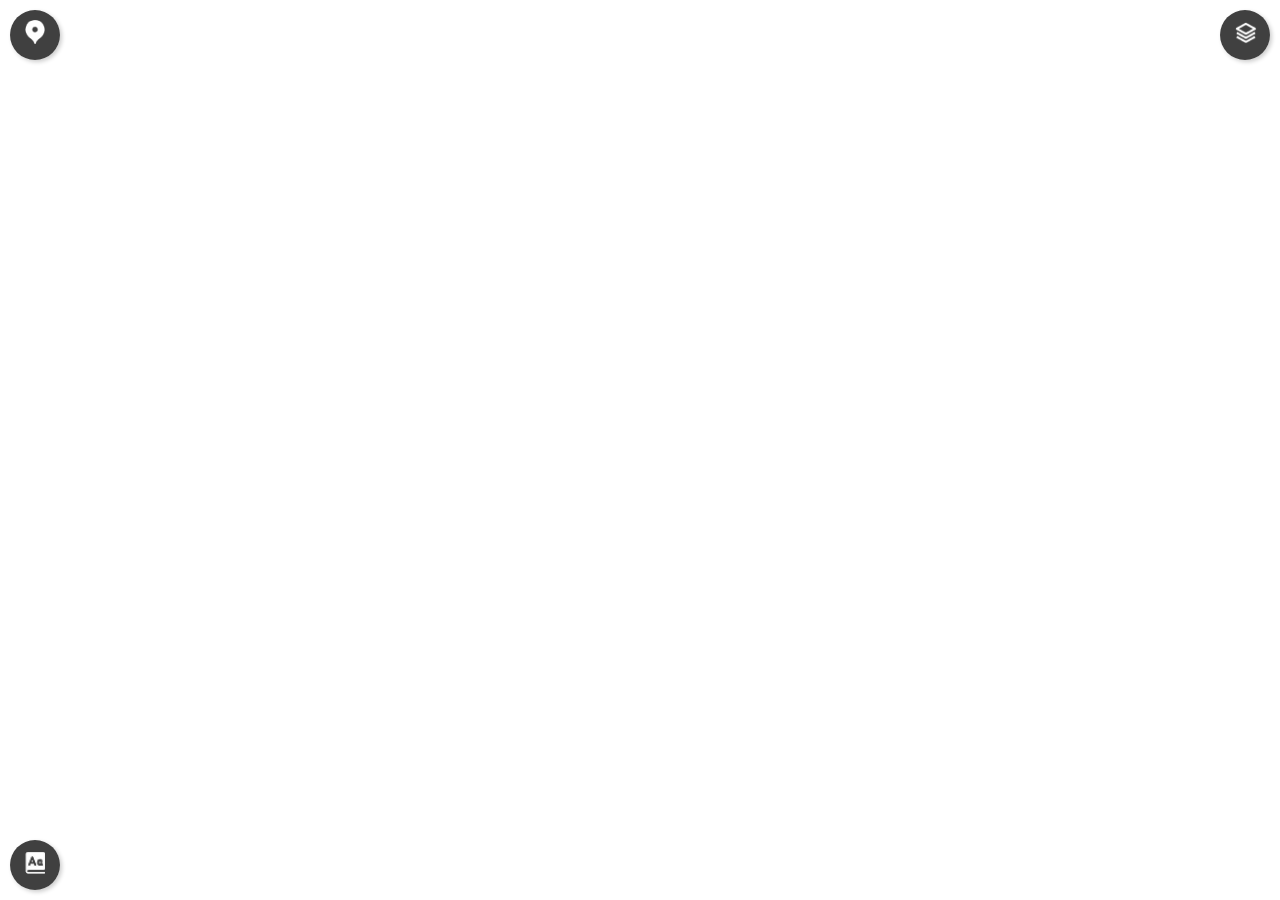
<file: index.html>
<!DOCTYPE html>
<title>
  Inclusive Hurricane Tracking Map
</title>
<head>
  <link rel="stylesheet" href="styles.css"/>
  <style>
    @import url('https://fonts.googleapis.com/css2?family=Inter:ital,opsz,wght@0,14..32,100..900;1,14..32,100..900&family=Poppins:wght@300;400;500;600&display=swap');
  </style>
</head>
  <body>
    <script src="https://code.highcharts.com/maps/highmaps.js"></script>
    <script src="https://code.highcharts.com/maps/modules/exporting.js"></script>
    <script src="https://code.highcharts.com/maps/modules/offline-exporting.js"></script>
    <script src="https://code.highcharts.com/maps/modules/accessibility.js"></script>
    <script src="map.js"></script>
    <script src="https://code.jquery.com/jquery-3.7.1.min.js"></script>

  <!-- download_button -->


  <!-- glossary -->
<button class="corner-button" id="glossary-button" style="top:auto; right:auto; bottom:10px; left: 10px;">
  <img src="media/glossary.png" alt="Glossary" width="20" height="23" />
  <!-- Notification badge -->
  <span id="glossary-notification"></span>
</button>

<div class="button-popup-wrapper" id="glossary-wrapper">
  <div class="popup" id="glossary-popup">
    <button class="close-popup" data-target="glossary">✖</button>
    <!-- Fixed header area -->
    <div id="glossary-header">
      <h2>Glossary</h2>
    </div>
    <!-- Scrollable container for definitions -->
    <div id="glossary-content-container">
      <div id="glossary-content">
        <!-- Glossary terms will be injected here -->
      </div>
    </div>
  </div>
</div>




    
    <!-- Points of interest  -->
    <button class="corner-button" id="poi-button" style="right:auto; left:10px;">
      <img src="media/poi.png" alt="Points of Interest" width="20" height="24" />
    </button>
  </div>

  <div class="button-popup-wrapper" style="position: absolute; top: 10px; left: 10px;">
      <div class="popup" id="poi-popup">
        <button class="close-popup" data-target="poi">✖</button>
        <h2>Click on a location on the map to explore more details or type in a location here:</h2>
          <input type="text" id="location-input" placeholder="Enter an address">
          <button id="current-location">Use Current Location</button>
          <button  id="add-location">Add Location</button>
          <div id="message"></div>
      </div>
    </div>
    

    

    

    <!-- layers -->
    <button class="corner-button" id="layers-button">
      <img src="media/layers.png" alt="Layers" width="25" height="25" />
    </button>

    <div class="button-popup-wrapper" style="position: absolute; top: 10px; right: 295px;">
      <div class="popup" id="layers-popup">
        <button class="close-popup" data-target="layers">✖</button>
        <div class="popup-content">
          <label><input type="checkbox" class="layer-checkbox" data-layer="cone"> Cone of Uncertainty</label><br />
          <label><input type="checkbox" class="layer-checkbox" data-layer="path"> Forecast Path</label><br />
         <!-- <label><input type="checkbox" class="layer-checkbox" data-layer="risk"> Risk Zones</label><br /> -->
          <label><input type="checkbox" class="layer-checkbox" data-layer="wiki"> Wiki Maps</label>
        </div>
      </div>
    </div>
    
    <div id="map-container"></div>
    
    <!-- forecast path legend -->
    <div class="layer-popup" id="popup-path">
      <h3>Forecast Path Label</h3>
      <div style="padding: 10px;">
        <div class="legend-container">
          <div class="legend-item">
            <span class="symbol circle" style="color: gray;">●</span>
            <span>TS</span>
          </div>
          <div class="legend-item">
            <span class="symbol circle" style="color: white;">●</span>
            <span>Cat 1</span>
          </div>
          <div class="legend-item">
            <span class="symbol circle" style="color: #FFFF00;">●</span>
            <span>Cat 2</span>
          </div>
          <div class="legend-item">
            <span class="symbol triangle" style="color: #FFA500;">▲</span>
            <span>Cat 3</span>
          </div>
          <div class="legend-item">
            <span class="symbol square" style="color: #FF0000;">■</span>
            <span>Cat 4</span>
          </div>
          <div class="legend-item">
            <span class="symbol pentagon" style="color: #8B0000;">⬟</span>
            <span>Cat 5</span>
          </div>
        </div>
      </div>
    </div>
    
    
    

    
    <!-- Risk Zones legend -->
    <!--<div class="layer-popup" id="popup-risk">Risk Zones content here</div>-->

    <!-- Wiki Maps pop up -->
    <div class="layer-popup" id="popup-wiki">Wiki Maps content here</div>
    
  
  </body>


</html>
</file>
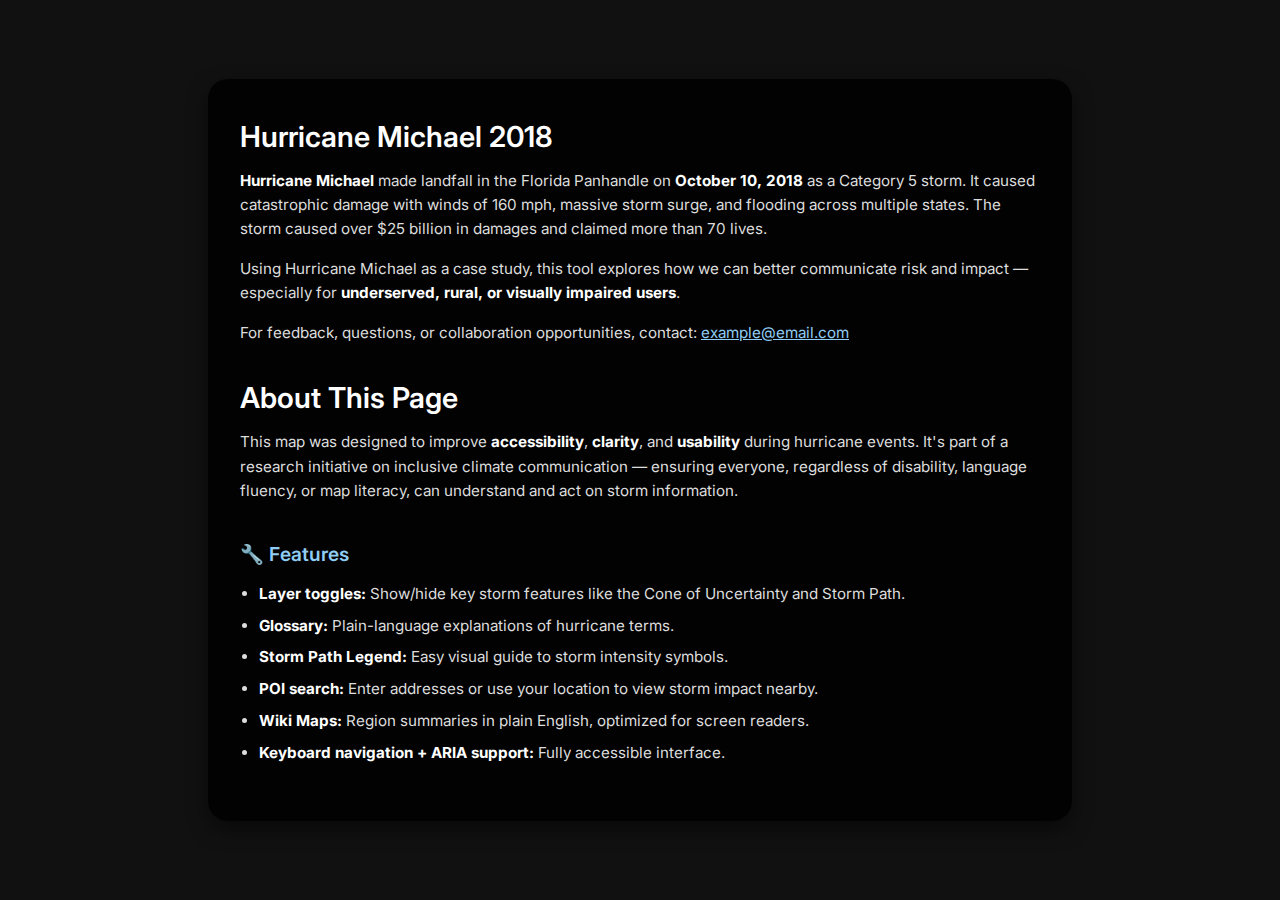
<file: about.html>
<!DOCTYPE html>
<html lang="en">
<head>
  <meta charset="UTF-8" />
  <title>About This Page</title>
  <style>
    @import url('https://fonts.googleapis.com/css2?family=Inter:wght@300;400;600&display=swap');

    body {
      margin: 0;
      padding: 0;
      font-family: 'Inter', sans-serif;
      background-color: #111;
      color: #fff;
      display: flex;
      align-items: center;
      justify-content: center;
      min-height: 100vh;
    }

    .about-container {
      background: rgba(0, 0, 0, 0.85);
      padding: 2.5em 2em;
      border-radius: 20px;
      max-width: 800px;
      box-shadow: 0 8px 20px rgba(0, 0, 0, 0.5);
    }

    h1, h2 {
      margin-top: 0;
      font-weight: 600;
    }

    h1 {
      font-size: 1.8em;
      margin-bottom: 0.5em;
    }

    h2 {
      font-size: 1.2em;
      margin-top: 2em;
      margin-bottom: 0.5em;
      color: #90cdf4;
    }

    p, li {
      font-size: 0.95em;
      line-height: 1.6;
      color: #ddd;
    }

    ul {
      padding-left: 1.2em;
    }

    ul li {
      margin-bottom: 0.5em;
    }

    .highlight {
      color: #fff;
      font-weight: bold;
    }

    a {
      color: #90cdf4;
      text-decoration: underline;
    }

    a:hover {
      text-decoration: none;
    }

    @media screen and (max-width: 600px) {
      .about-container {
        margin: 1em;
        padding: 1.5em;
      }

      h1 {
        font-size: 1.5em;
      }

      h2 {
        font-size: 1.1em;
      }
    }
  </style>
</head>
<body>
  <div class="about-container">
    <h1>Hurricane Michael 2018</h1>
    <p><span class="highlight">Hurricane Michael</span> made landfall in the Florida Panhandle on <span class="highlight">October 10, 2018</span> as a Category 5 storm. It caused catastrophic damage with winds of 160 mph, massive storm surge, and flooding across multiple states. The storm caused over $25 billion in damages and claimed more than 70 lives.</p>

    <p>Using Hurricane Michael as a case study, this tool explores how we can better communicate risk and impact — especially for <span class="highlight">underserved, rural, or visually impaired users</span>.</p>

    <p>For feedback, questions, or collaboration opportunities, contact: <a href="mailto:example@email.com">example@email.com</a></p>

    <br>

    <h1>About This Page</h1>
    <p>This map was designed to improve <span class="highlight">accessibility</span>, <span class="highlight">clarity</span>, and <span class="highlight">usability</span> during hurricane events. It's part of a research initiative on inclusive climate communication — ensuring everyone, regardless of disability, language fluency, or map literacy, can understand and act on storm information.</p>

    <h2>🔧 Features</h2>
    <ul>
      <li><span class="highlight">Layer toggles:</span> Show/hide key storm features like the Cone of Uncertainty and Storm Path.</li>
      <li><span class="highlight">Glossary:</span> Plain-language explanations of hurricane terms.</li>
      <li><span class="highlight">Storm Path Legend:</span> Easy visual guide to storm intensity symbols.</li>
      <li><span class="highlight">POI search:</span> Enter addresses or use your location to view storm impact nearby.</li>
      <li><span class="highlight">Wiki Maps:</span> Region summaries in plain English, optimized for screen readers.</li>
      <li><span class="highlight">Keyboard navigation + ARIA support:</span> Fully accessible interface.</li>
    </ul>

    
  </div>
</body>
</html>
</file>
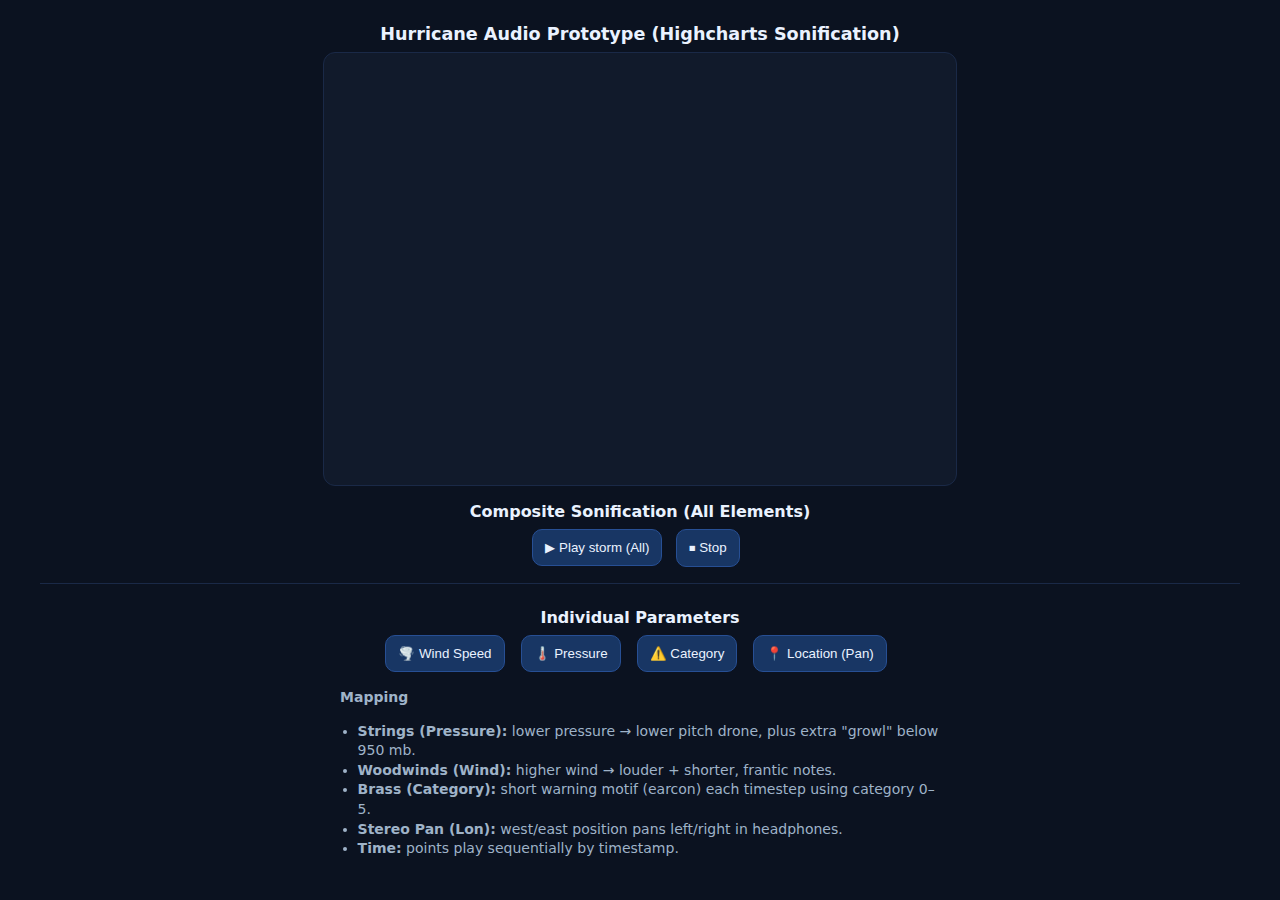
<file: hurricane_sonification_highcharts.html>
<!DOCTYPE html>
<html>
<head>
  <meta charset="utf-8" />
  <title>Hurricane Sonification (Highcharts)</title>

  <!-- Highcharts + Sonification -->
  <script src="https://code.highcharts.com/highcharts.js"></script>
  <script src="https://code.highcharts.com/modules/sonification.js"></script>
  <script src="https://code.highcharts.com/modules/accessibility.js"></script>

  <style>
    body {
      background:#0b1220;
      color:#eaf2ff;
      font-family: system-ui, -apple-system, "Segoe UI", Roboto, sans-serif;
      padding: 1rem 2rem;
    }
    #container {
      min-width: 320px;
      max-width: 600px;
      height: 400px;
      margin: 0 auto 1rem;
      background:#111a2b;
      border:1px solid #1a2947;
      border-radius:12px;
      padding:1rem;
      color:#eaf2ff;
    }
    button {
      background:#183664;
      border:1px solid #274f94;
      color:#eaf2ff;
      border-radius:10px;
      padding:10px 12px;
      cursor:pointer;
      margin-right:0.5rem;
    }
    button:disabled {
      opacity:.5;
      cursor:not-allowed;
    }
    .legend {
      font-size: 0.875rem;
      color:#9fb3c8;
      line-height:1.4;
      max-width:600px;
      margin:0 auto;
    }
    .legend code {
      background:#0d1526;
      border:1px solid #253a66;
      border-radius:4px;
      padding:0 4px;
      color:#b7cdf7;
    }
    h1 {
      font-size:1.1rem;
      font-weight:600;
      margin:0 0 .5rem;
      color:#eaf2ff;
      text-align:center;
    }
  </style>
</head>
<body>

  <h1>Hurricane Audio Prototype (Highcharts Sonification)</h1>
  <div id="container"></div>

  <div style="text-align:center; margin-bottom:1rem;">
    <h3 style="font-size:1rem; margin:1rem 0 0.5rem; color:#eaf2ff;">Composite Sonification (All Elements)</h3>
    <button id="playBtn">▶ Play storm (All)</button>
    <button id="stopBtn">⏹ Stop</button>
  </div>

  <div style="text-align:center; margin-bottom:1rem; padding-top:0.5rem; border-top:1px solid #1a2947;">
    <h3 style="font-size:1rem; margin:1rem 0 0.5rem; color:#eaf2ff;">Individual Parameters</h3>
    <div style="display:flex; justify-content:center; gap:0.5rem; flex-wrap:wrap; max-width:700px; margin:0 auto;">
      <button id="playWindBtn">🌪️ Wind Speed</button>
      <button id="playPressureBtn">🌡️ Pressure</button>
      <button id="playCategoryBtn">⚠️ Category</button>
      <button id="playLocationBtn">📍 Location (Pan)</button>
    </div>
  </div>

  <div class="legend">
    <p><strong>Mapping</strong></p>
    <ul style="padding-left:1.1rem;">
      <li><b>Strings (Pressure):</b> lower pressure → lower pitch drone, plus extra "growl" below 950 mb.</li>
      <li><b>Woodwinds (Wind):</b> higher wind → louder + shorter, frantic notes.</li>
      <li><b>Brass (Category):</b> short warning motif (earcon) each timestep using category 0–5.</li>
      <li><b>Stereo Pan (Lon):</b> west/east position pans left/right in headphones.</li>
      <li><b>Time:</b> points play sequentially by timestamp.</li>
    </ul>
  </div>

<script>
// --------------------------------------------------------
// 1. Load hurricane data from CSV file
//    CSV columns: time, extra_obs, special, type, lat, lon, vmax, mslp, wmo_basin
//    vmax is in knots, needs conversion to mph
// --------------------------------------------------------

let processedData = [];
let chart = null;

// helper: derive cat if missing (SSHWS by sustained wind mph)
function deriveCatFromWind(w) {
  if (w >= 157) return 5;
  if (w >= 130) return 4;
  if (w >= 111) return 3;
  if (w >= 96)  return 2;
  if (w >= 74)  return 1;
  return 0;
}

// Convert knots to mph
function knotsToMph(knots) {
  return knots * 1.15078;
}

// Parse CSV data
function parseCSV(text) {
  const lines = text.trim().split('\n');
  const headers = lines[0].split(',');
  const data = [];
  
  for (let i = 1; i < lines.length; i++) {
    const values = lines[i].split(',');
    const row = {};
    for (let j = 0; j < headers.length; j++) {
      row[headers[j]] = values[j];
    }
    data.push(row);
  }
  
  return data;
}

// Load and process hurricane data from CSV
async function loadHurricaneData() {
  try {
    const response = await fetch('hurricane_michael_data.csv');
    const csvText = await response.text();
    const csvData = parseCSV(csvText);
    
    // Convert CSV data to processedData format
    processedData = csvData.map(row => {
      const windKnots = Number.parseFloat(row.vmax);
      const windMph = knotsToMph(windKnots);
      const pressure = Number.parseFloat(row.mslp);
      const lat = Number.parseFloat(row.lat);
      const lon = Number.parseFloat(row.lon);
      const dateISO = row.time.replace(' ', 'T') + 'Z';
      const cat = deriveCatFromWind(windMph);
      
      return {
        x: Date.parse(dateISO),     // Highcharts time axis
        y: windMph,                 // we'll use wind as default series y
        windMph: windMph,
        pressure: pressure,
        category: cat,
        lat: lat,
        lon: lon
      };
    });
    
    // Initialize chart after data is loaded
    initializeChart();
  } catch (error) {
    console.error('Error loading hurricane data:', error);
    alert('Failed to load hurricane data. Please ensure hurricane_michael_data.csv is in the same directory.');
  }
}

// --------------------------------------------------------
// 2. Build Highcharts line series for visualization
//    We'll just show wind as the visible line for now.
// --------------------------------------------------------

function initializeChart() {
  chart = Highcharts.chart('container', {
    chart: {
      backgroundColor: '#111a2b',
      style: { color: '#eaf2ff' }
    },
    title: {
      text: 'Hurricane Michael Intensity Over Time',
      style: { color: '#eaf2ff', fontSize: '14px' }
    },
    xAxis: {
      type: 'datetime',
      labels: { style: { color: '#9fb3c8' } }
    },
    yAxis: {
      title: { text: 'Wind (mph)', style: { color: '#9fb3c8' } },
      labels: { style: { color: '#9fb3c8' } }
    },
    legend: { enabled: false },
    series: [{
      name: 'Wind speed (mph)',
      data: processedData.map(p => ({
        x: p.x,
        y: p.windMph,
        windMph: p.windMph,
        pressure: p.pressure,
        category: p.category,
        lat: p.lat,
        lon: p.lon
      })),
      color: '#86b7ff',
      lineWidth: 2,
      marker: { enabled: true, radius: 3 }
    }]
  });
}

// --------------------------------------------------------
// 3. Define EARCONS for category motifs (your Brass section)
//    Each earcon is a short motif (a few notes).
//    We'll vary pitch arrays + volume by category.
//    Highcharts supports earcons and can trigger them
//    per point via sonify() config.
// --------------------------------------------------------

function earconForCategory(cat) {
  // We'll return a Highcharts.sonification.Earcon config-like object.
  // Rough idea:
  //  - higher category => louder, more notes, more "alarming"
  //  - pitch arrays map to triads etc.
  const baseVolume = Math.min(1, 0.3 + cat * 0.14); // mirrors brassVolume logic
  const motifs = {
    0: ['c4'],
    1: ['c4'],
    2: ['c4','g4'],
    3: ['c4','eb4','g4'],        // minor-ish triad
    4: ['c4','d4','f4','g4'],    // driving
    5: ['c4','d4','f#4','a4','c5'] // tense / urgent
  };
  return {
    // Instrument preset: use "trumpet" style-ish synth
    // Highcharts lets you pick instruments like 'sine', 'square', 'saxophone', etc.
    instruments: [{
      instrument: 'square',
      mapping: {
        volume: baseVolume,
        // Play chord: pitch array
        pitch: motifs[cat] || motifs[0],
        // Short stabs
        noteDuration: 150,
        // Play instantly when triggered
        time: 0
      }
    }]
  };
}

// --------------------------------------------------------
// 4. Build sonification config
//    We'll define multiple tracks to emulate:
//     - STRINGS = pressure (low drone)
//     - WOODWINDS = wind (fast notes)
//     - LOCATION = pan mapping (lon -> stereo)
//
//    Highcharts plays tracks in parallel for each point, and
//    steps through points in time order unless you override time mapping.
// --------------------------------------------------------

// Helper: map longitude range to pan [-1, +1]
// Adjusted for Hurricane Michael's path (Gulf of Mexico to Atlantic)
function panFromLon(lon) {
  const min = -90;
  const max = -10;
  let t = (lon - min) / (max - min);
  t = Math.max(0, Math.min(1, t));
  return (t * 2) - 1;
}

function buildSonifyConfig() {
  return {
    duration: 15000, // total playback duration ms (adjusted for more data points)
    order: 'sequential', // play points in sequence
    pointPlayTime: 'x', // play in timestamp order (time axis)
    
    // Configure tracks for the first (and only) series
    dataExtremes: {
      pressure: { min: 919, max: 1015 },
      windMph: { min: 25, max: 165 },
      lat: { min: 15, max: 50 },
      lon: { min: -90, max: -10 }
    },

    // We'll attach multiple "tracks". Each track is one instrument voice
    // with its own mapping rules.
    tracks: [

      // STRINGS / PRESSURE BED
      {
        // One note per point, sustained-ish. Lower pressure -> lower pitch.
        instrument: 'sawtooth', // darker string-like pad
        activeWhen: function() { return true; }, // always active
        mapping: {
          // pitch: inverted mapping of pressure → lower pressure = lower pitch
          pitch: {
            mapTo: 'pressure',
            // We invert polarity manually: we'll map pressure range [920..1015]
            // down into [c2..g3], but flip direction so 920 -> c2 (low, ominous),
            // 1015 -> g3 (higher).
            min: 'c2',
            max: 'g3',
            mapFunction: function(val) {
              // custom normalize: val ~ 920-1015
              const low = 919;
              const high = 1015;
              let t = (val - low) / (high - low); // 0 at 920, 1 at 1015
              t = Math.max(0, Math.min(1, t));
              return t;
            }
          },

          volume: {
            // stronger storm (lower pressure) = louder bed
            mapTo: 'pressure',
            mapFunction: function(val) {
              // map ~920mb => loud 0.9, 1015mb => quiet 0.3
              let vol = 0.3 + (1015 - val) / 100; // ~0.3..1.3
              vol = Math.max(0.1, Math.min(1, vol));
              return vol;
            }
          },

          noteDuration: 400,
          gapBetweenNotes: 50,
          pan: {
            mapTo: 'lon',
            mapFunction: panFromLon
          }
        }
      },

      // WOODWINDS / WIND INTENSITY
      {
        instrument: 'triangle', // bright, flute-ish
        activeWhen: function() { return true; }, // always active
        mapping: {
          pitch: {
            // High wind should sound higher & piercing.
            mapTo: 'windMph',
            min: 'g4',
            max: 'c6',
            mapFunction: function(w) {
              // Normalize wind to 0-1
              const minWind = 25;
              const maxWind = 165;
              let t = (w - minWind) / (maxWind - minWind);
              t = Math.max(0, Math.min(1, t));
              return t;
            }
          },
          volume: {
            mapTo: 'windMph',
            mapFunction: function(w) {
              // 0 mph -> 0.1, 160 mph -> ~0.9
              let v = 0.1 + (w/160)*0.8;
              v = Math.min(1, v);
              return v;
            }
          },
          // faster wind -> shorter notes => feels like frantic trill
          noteDuration: {
            mapTo: 'windMph',
            mapFunction: function(w) {
              // Map 30 mph -> ~300ms, 150 mph -> ~60ms
              let dur = 300 - (w * 2); // crude linear
              dur = Math.max(60, Math.min(300, dur));
              return dur;
            }
          },
          gapBetweenNotes: {
            // less gap at high wind → "rattling"
            mapTo: 'windMph',
            mapFunction: function(w) {
              let gap = 200 - (w * 1.2); // ms
              gap = Math.max(20, Math.min(200, gap));
              return gap;
            }
          },
          pan: {
            // keep same pan as location, so flute moves with storm
            mapTo: 'lon',
            mapFunction: panFromLon
          }
        }
      },

      // LOCATION / PRESENCE BED
      // optional subtle layer just giving stereo position & presence.
      {
        instrument: 'sine',
        activeWhen: function() { return true; }, // always active
        mapping: {
          pitch: 'c3',
          volume: {
            // Use lat to gently vary volume so you "feel" north/south drift.
            mapTo: 'lat',
            mapFunction: function(lat) {
              // lat ~ 15-50 => 0.1..0.5
              let v = 0.1 + ((lat-15)/(50-15))*0.4;
              v = Math.max(0.1, Math.min(0.5, v));
              return v;
            }
          },
          noteDuration: 200,
          gapBetweenNotes: 100,
          pan: {
            mapTo: 'lon',
            mapFunction: panFromLon
          }
        }
      }
    ],

    // ----------------------------------------------------
    // Earcons (BRASS motifs)
    // We attach a per-point event that triggers an earcon
    // matching this point's category. For Cat 4/5, it's louder,
    // more complex.
    // ----------------------------------------------------
    earcons: processedData.map((p, i) => {
      return {
        earcon: earconForCategory(p.category),
        // when to play (in timeline). We align it directly
        // with that point's time index in the playback.
        // Each point is spaced automatically by Highcharts over duration.
        // You can also use pointPlayTime offsets if you need super control.
        playOnPoint: { seriesIndex: 0, pointIndex: i }
      };
    }),

    // Safety: skip voices if their data is missing.
    // Highcharts plays mappings per point; if a mapped prop is undefined,
    // that param just won't render well. But for true silence we could
    // filter out invalid points before playback.
    // We'll do it by overriding the points passed to sonify:
    // (see below - we'll provide pointGroup for only valid data).
  };
}

// --------------------------------------------------------
// 5. Individual sonification configs for each parameter
// --------------------------------------------------------

function buildWindOnlyConfig() {
  return {
    duration: 15000,
    order: 'sequential',
    pointPlayTime: 'x',
    tracks: [{
      instrument: 'triangle',
      mapping: {
        pitch: {
          mapTo: 'windMph',
          min: 'c4',
          max: 'c6'
        },
        volume: 0.7,
        noteDuration: 200
      }
    }]
  };
}

function buildPressureOnlyConfig() {
  return {
    duration: 15000,
    order: 'sequential',
    pointPlayTime: 'x',
    tracks: [{
      instrument: 'sawtooth',
      mapping: {
        pitch: {
          mapTo: 'pressure',
          min: 'c2',
          max: 'a3',
          within: 'yAxis',
          // Invert: lower pressure = lower pitch
          mapFunction: function(value) {
            // value comes in as pressure (919-1015)
            // We want lower pressure to map to lower pitch
            // So we need to invert the scale
            return 1 - ((value - 919) / (1015 - 919));
          }
        },
        volume: 0.7,
        noteDuration: 400
      }
    }]
  };
}

function buildCategoryOnlyConfig() {
  return {
    duration: 15000,
    order: 'sequential',
    pointPlayTime: 'x',
    tracks: [{
      instrument: 'square',
      mapping: {
        pitch: {
          mapTo: 'category',
          min: 'c3',
          max: 'c5'
        },
        volume: {
          mapTo: 'category',
          min: 0.3,
          max: 0.9
        },
        noteDuration: 150
      }
    }]
  };
}

function buildLocationOnlyConfig() {
  return {
    duration: 15000,
    order: 'sequential',
    pointPlayTime: 'x',
    tracks: [{
      instrument: 'sine',
      mapping: {
        pitch: {
          mapTo: 'lat',
          min: 'c3',
          max: 'c5'
        },
        volume: 0.5,
        noteDuration: 250,
        pan: {
          mapTo: 'lon',
          min: -1,  // left speaker
          max: 1    // right speaker
        }
      }
    }]
  };
}

// --------------------------------------------------------
// 6. Hook up Play / Stop buttons
//    Highcharts chart.sonify(config) starts playback.
//    chart.sonification.cancel() stops it.
// --------------------------------------------------------

document.getElementById('playBtn').addEventListener('click', function () {
  if (chart) {
    const config = buildSonifyConfig();
    console.log('Sonification config:', config);
    console.log('First data point:', chart.series[0].data[0].options);
    console.log('Total data points:', chart.series[0].data.length);
    chart.sonify(config);
  } else {
    alert('Please wait for data to load...');
  }
});

document.getElementById('playWindBtn').addEventListener('click', function () {
  if (chart) {
    console.log('Playing wind speed only');
    chart.sonify(buildWindOnlyConfig());
  } else {
    alert('Please wait for data to load...');
  }
});

document.getElementById('playPressureBtn').addEventListener('click', function () {
  if (chart) {
    console.log('Playing pressure only');
    chart.sonify(buildPressureOnlyConfig());
  } else {
    alert('Please wait for data to load...');
  }
});

document.getElementById('playCategoryBtn').addEventListener('click', function () {
  if (chart) {
    console.log('Playing category only');
    chart.sonify(buildCategoryOnlyConfig());
  } else {
    alert('Please wait for data to load...');
  }
});

document.getElementById('playLocationBtn').addEventListener('click', function () {
  if (chart) {
    console.log('Playing location (lat/lon pan) only');
    chart.sonify(buildLocationOnlyConfig());
  } else {
    alert('Please wait for data to load...');
  }
});

document.getElementById('stopBtn').addEventListener('click', function () {
  if (chart && chart.sonification) {
    chart.sonification.cancel();
  }
});

// --------------------------------------------------------
// 7. Load data when page loads
// --------------------------------------------------------
loadHurricaneData();
</script>
</body>
</html>
</file>
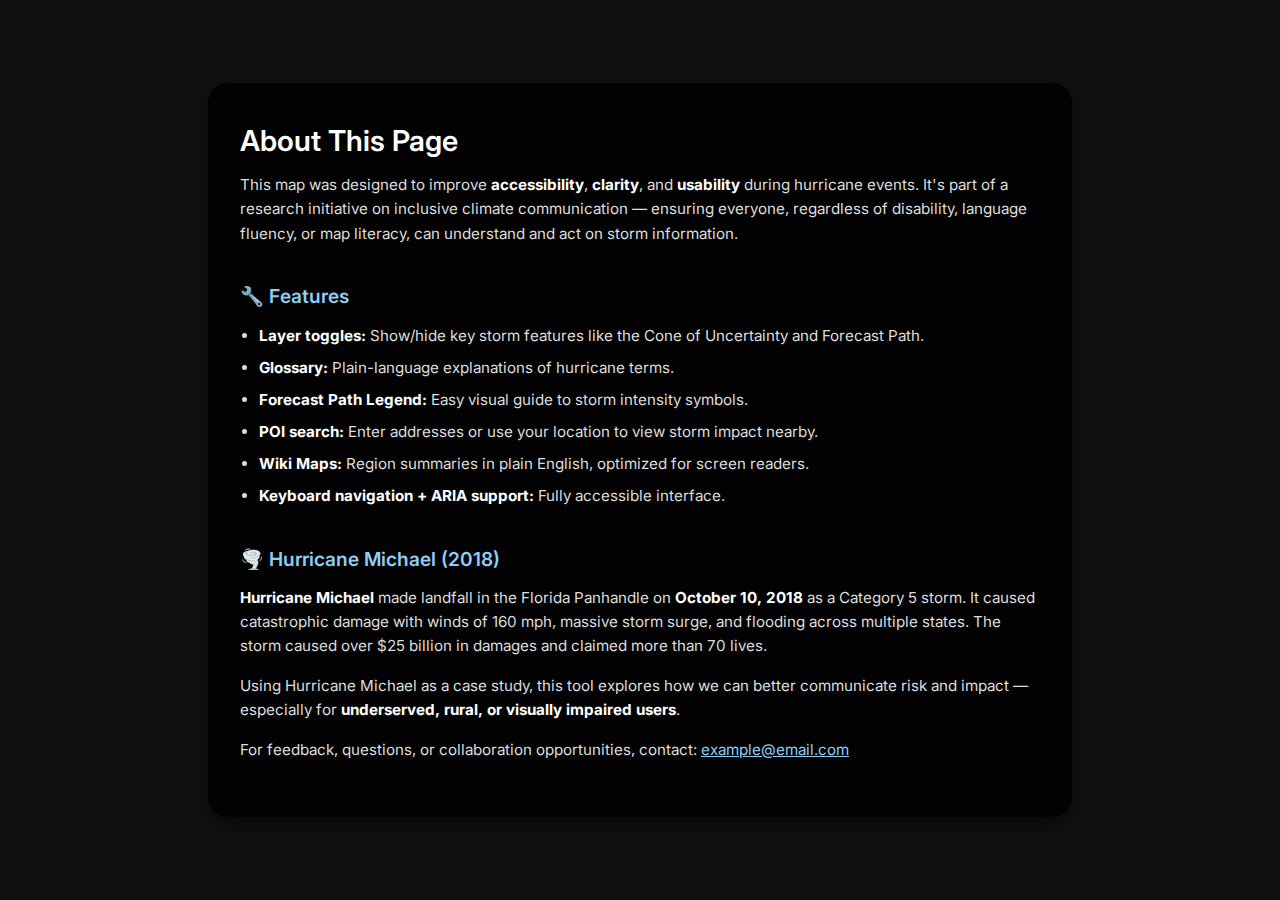
<file: NewData/about.html>
<!DOCTYPE html>
<html lang="en">
<head>
  <meta charset="UTF-8" />
  <title>About This Page</title>
  <style>
    @import url('https://fonts.googleapis.com/css2?family=Inter:wght@300;400;600&display=swap');

    body {
      margin: 0;
      padding: 0;
      font-family: 'Inter', sans-serif;
      background-color: #111;
      color: #fff;
      display: flex;
      align-items: center;
      justify-content: center;
      min-height: 100vh;
    }

    .about-container {
      background: rgba(0, 0, 0, 0.85);
      padding: 2.5em 2em;
      border-radius: 20px;
      max-width: 800px;
      box-shadow: 0 8px 20px rgba(0, 0, 0, 0.5);
    }

    h1, h2 {
      margin-top: 0;
      font-weight: 600;
    }

    h1 {
      font-size: 1.8em;
      margin-bottom: 0.5em;
    }

    h2 {
      font-size: 1.2em;
      margin-top: 2em;
      margin-bottom: 0.5em;
      color: #90cdf4;
    }

    p, li {
      font-size: 0.95em;
      line-height: 1.6;
      color: #ddd;
    }

    ul {
      padding-left: 1.2em;
    }

    ul li {
      margin-bottom: 0.5em;
    }

    .highlight {
      color: #fff;
      font-weight: bold;
    }

    a {
      color: #90cdf4;
      text-decoration: underline;
    }

    a:hover {
      text-decoration: none;
    }

    @media screen and (max-width: 600px) {
      .about-container {
        margin: 1em;
        padding: 1.5em;
      }

      h1 {
        font-size: 1.5em;
      }

      h2 {
        font-size: 1.1em;
      }
    }
  </style>
</head>
<body>
  <div class="about-container">
    <h1>About This Page</h1>
    <p>This map was designed to improve <span class="highlight">accessibility</span>, <span class="highlight">clarity</span>, and <span class="highlight">usability</span> during hurricane events. It's part of a research initiative on inclusive climate communication — ensuring everyone, regardless of disability, language fluency, or map literacy, can understand and act on storm information.</p>

    <h2>🔧 Features</h2>
    <ul>
      <li><span class="highlight">Layer toggles:</span> Show/hide key storm features like the Cone of Uncertainty and Forecast Path.</li>
      <li><span class="highlight">Glossary:</span> Plain-language explanations of hurricane terms.</li>
      <li><span class="highlight">Forecast Path Legend:</span> Easy visual guide to storm intensity symbols.</li>
      <li><span class="highlight">POI search:</span> Enter addresses or use your location to view storm impact nearby.</li>
      <li><span class="highlight">Wiki Maps:</span> Region summaries in plain English, optimized for screen readers.</li>
      <li><span class="highlight">Keyboard navigation + ARIA support:</span> Fully accessible interface.</li>
    </ul>

    <h2>🌪️ Hurricane Michael (2018)</h2>
    <p><span class="highlight">Hurricane Michael</span> made landfall in the Florida Panhandle on <span class="highlight">October 10, 2018</span> as a Category 5 storm. It caused catastrophic damage with winds of 160 mph, massive storm surge, and flooding across multiple states. The storm caused over $25 billion in damages and claimed more than 70 lives.</p>

    <p>Using Hurricane Michael as a case study, this tool explores how we can better communicate risk and impact — especially for <span class="highlight">underserved, rural, or visually impaired users</span>.</p>

    <p>For feedback, questions, or collaboration opportunities, contact: <a href="mailto:example@email.com">example@email.com</a></p>
  </div>
</body>
</html>
</file>
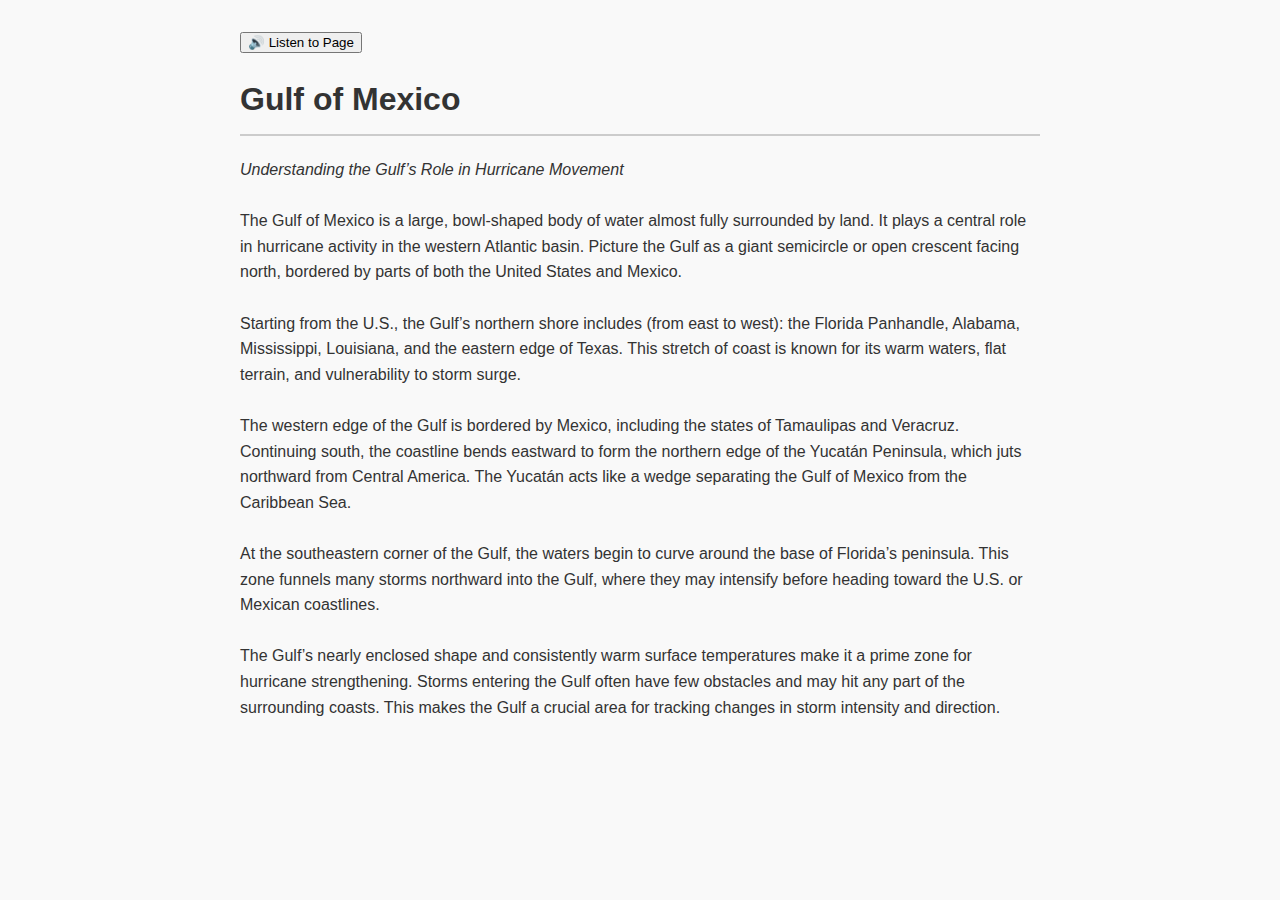
<file: wikimaps/gulf-of-america.html>
<button onclick="speakPage()">🔊 Listen to Page</button>

<script>
function speakPage() {
  const content = document.body.innerText;
  const utterance = new SpeechSynthesisUtterance(content);
  speechSynthesis.speak(utterance);
}
</script>


<!DOCTYPE html>
<html lang="en">
<head>
  <meta charset="UTF-8">
  <meta name="viewport" content="width=device-width, initial-scale=1.0">
  <title>Wiki Map: Gulf of Mexico</title>
  <style>
    body {
      font-family: sans-serif;
      max-width: 800px;
      margin: auto;
      padding: 2rem;
      background-color: #f9f9f9;
      color: #333;
      line-height: 1.6;
    }
    h1 {
      border-bottom: 2px solid #ccc;
      padding-bottom: 0.5rem;
    }
  </style>
</head>
<body>
  <h1>Gulf of Mexico</h1>
  <p>
    <i>Understanding the Gulf’s Role in Hurricane Movement</i>

    <br><br>The Gulf of Mexico is a large, bowl-shaped body of water almost fully surrounded by land. It plays a central role in hurricane activity in the western Atlantic basin. Picture the Gulf as a giant semicircle or open crescent facing north, bordered by parts of both the United States and Mexico.

    <br><br>Starting from the U.S., the Gulf’s northern shore includes (from east to west): the Florida Panhandle, Alabama, Mississippi, Louisiana, and the eastern edge of Texas. This stretch of coast is known for its warm waters, flat terrain, and vulnerability to storm surge.

    <br><br>The western edge of the Gulf is bordered by Mexico, including the states of Tamaulipas and Veracruz. Continuing south, the coastline bends eastward to form the northern edge of the Yucatán Peninsula, which juts northward from Central America. The Yucatán acts like a wedge separating the Gulf of Mexico from the Caribbean Sea.

    <br><br>At the southeastern corner of the Gulf, the waters begin to curve around the base of Florida’s peninsula. This zone funnels many storms northward into the Gulf, where they may intensify before heading toward the U.S. or Mexican coastlines.

    <br><br>The Gulf’s nearly enclosed shape and consistently warm surface temperatures make it a prime zone for hurricane strengthening. Storms entering the Gulf often have few obstacles and may hit any part of the surrounding coasts. This makes the Gulf a crucial area for tracking changes in storm intensity and direction.
  </p>
  
</body>
</html>
</file>
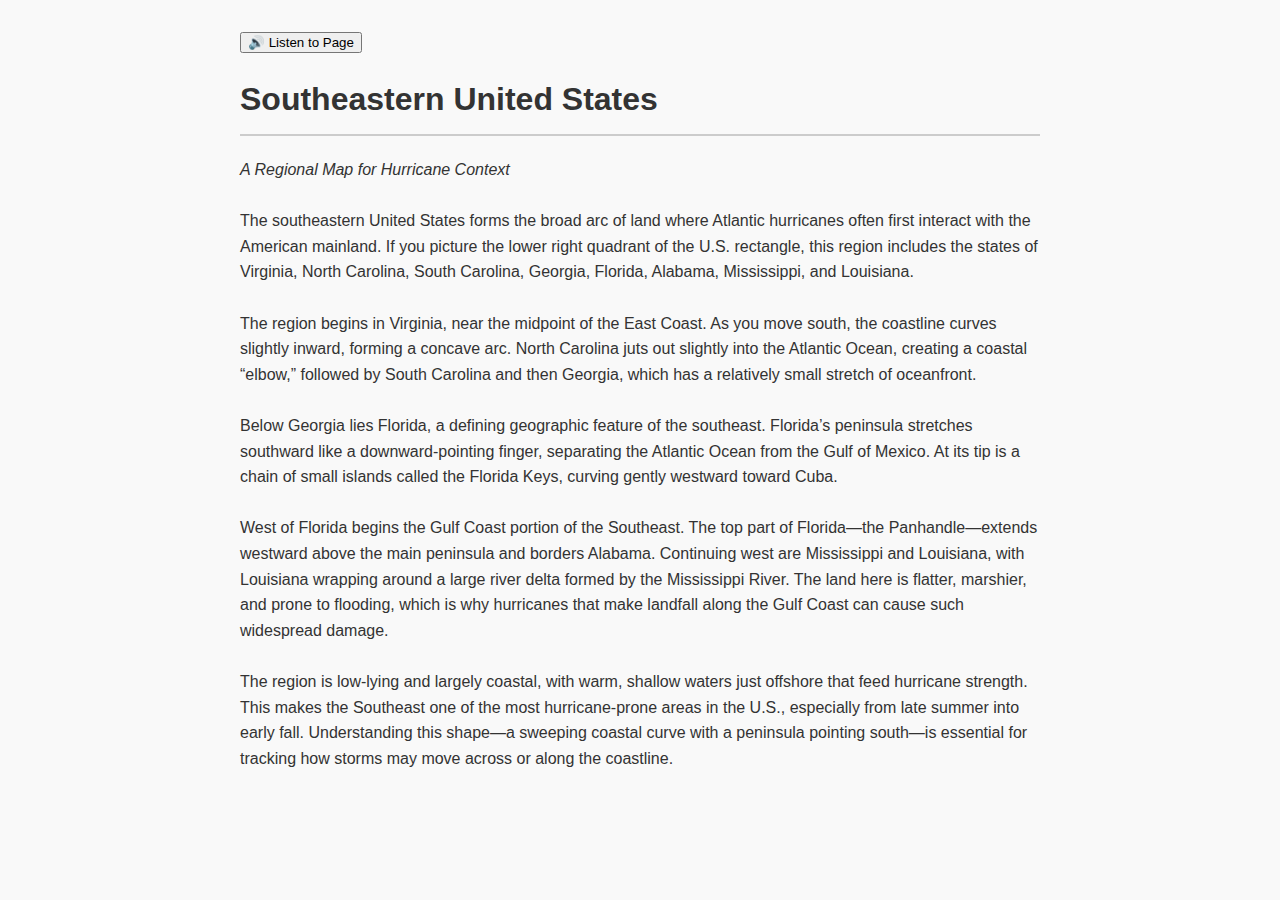
<file: wikimaps/se-usa.html>
<button onclick="speakPage()">🔊 Listen to Page</button>

<script>
function speakPage() {
  const content = document.body.innerText;
  const utterance = new SpeechSynthesisUtterance(content);
  speechSynthesis.speak(utterance);
}
</script>


<!DOCTYPE html>
<html lang="en">
<head>
  <meta charset="UTF-8">
  <meta name="viewport" content="width=device-width, initial-scale=1.0">
  <title>Wiki Map: Southeastern United States</title>
  <style>
    body {
      font-family: sans-serif;
      max-width: 800px;
      margin: auto;
      padding: 2rem;
      background-color: #f9f9f9;
      color: #333;
      line-height: 1.6;
    }
    h1 {
      border-bottom: 2px solid #ccc;
      padding-bottom: 0.5rem;
    }
  </style>
</head>
<body>
  <h1>Southeastern United States</h1>
  <p>
    <i>A Regional Map for Hurricane Context</i>

    <br><br>The southeastern United States forms the broad arc of land where Atlantic hurricanes often first interact with the American mainland. If you picture the lower right quadrant of the U.S. rectangle, this region includes the states of Virginia, North Carolina, South Carolina, Georgia, Florida, Alabama, Mississippi, and Louisiana.

    <br><br>The region begins in Virginia, near the midpoint of the East Coast. As you move south, the coastline curves slightly inward, forming a concave arc. North Carolina juts out slightly into the Atlantic Ocean, creating a coastal “elbow,” followed by South Carolina and then Georgia, which has a relatively small stretch of oceanfront.

    <br><br>Below Georgia lies Florida, a defining geographic feature of the southeast. Florida’s peninsula stretches southward like a downward-pointing finger, separating the Atlantic Ocean from the Gulf of Mexico. At its tip is a chain of small islands called the Florida Keys, curving gently westward toward Cuba.

    <br><br>West of Florida begins the Gulf Coast portion of the Southeast. The top part of Florida—the Panhandle—extends westward above the main peninsula and borders Alabama. Continuing west are Mississippi and Louisiana, with Louisiana wrapping around a large river delta formed by the Mississippi River. The land here is flatter, marshier, and prone to flooding, which is why hurricanes that make landfall along the Gulf Coast can cause such widespread damage.

    <br><br>The region is low-lying and largely coastal, with warm, shallow waters just offshore that feed hurricane strength. This makes the Southeast one of the most hurricane-prone areas in the U.S., especially from late summer into early fall. Understanding this shape—a sweeping coastal curve with a peninsula pointing south—is essential for tracking how storms may move across or along the coastline.
  </p>
</body>
</html>
</file>
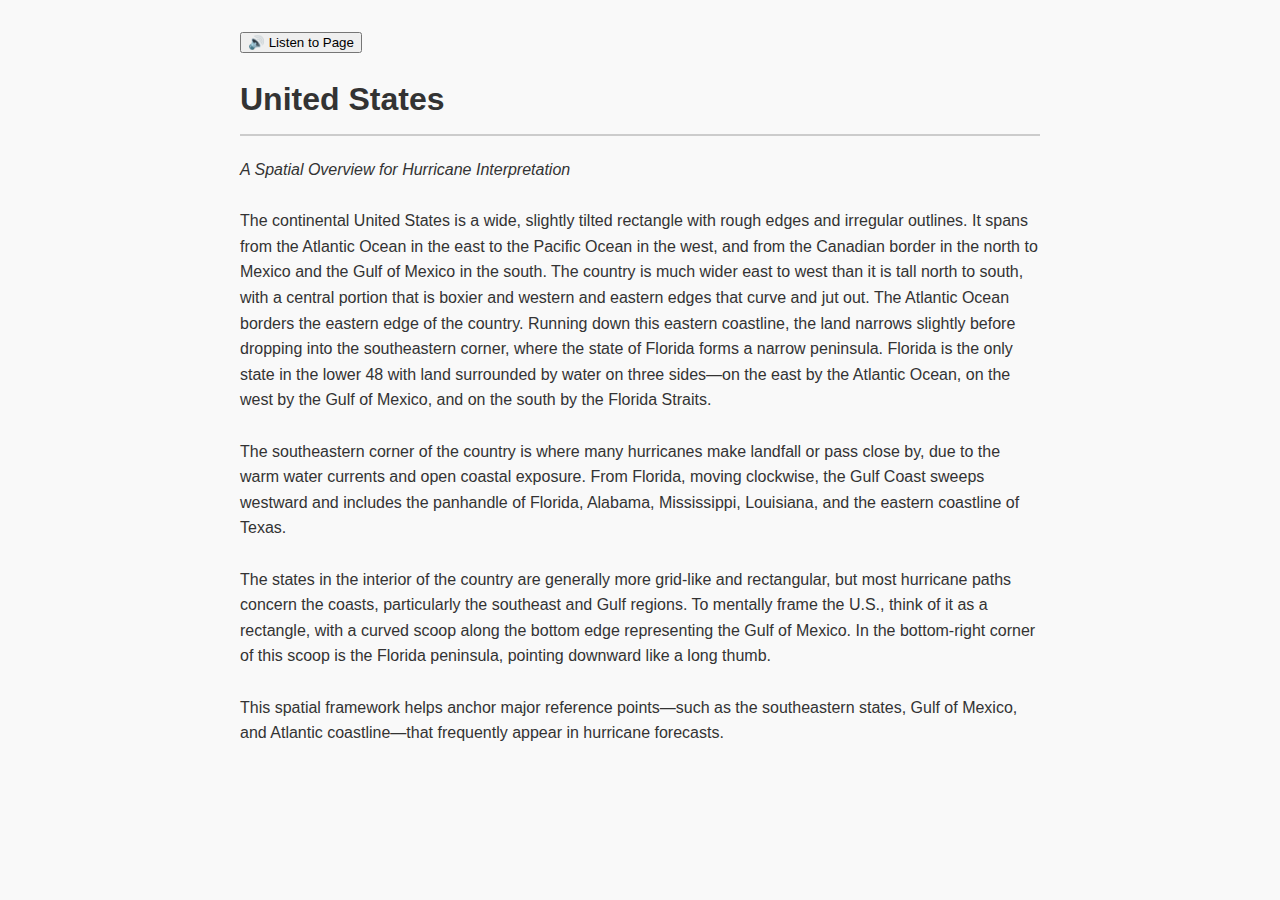
<file: wikimaps/USA.html>
<button onclick="speakPage()">🔊 Listen to Page</button>

<script>
function speakPage() {
  const content = document.body.innerText;
  const utterance = new SpeechSynthesisUtterance(content);
  speechSynthesis.speak(utterance);
}
</script>


<!DOCTYPE html>
<html lang="en">
<head>
  <meta charset="UTF-8">
  <meta name="viewport" content="width=device-width, initial-scale=1.0">
  <title>Wiki Map: United States</title>
  <style>
    body {
      font-family: sans-serif;
      max-width: 800px;
      margin: auto;
      padding: 2rem;
      background-color: #f9f9f9;
      color: #333;
      line-height: 1.6;
    }
    h1 {
      border-bottom: 2px solid #ccc;
      padding-bottom: 0.5rem;
    }
  </style>
</head>
<body>
  <h1>United States</h1>
  <p>
    <i>A Spatial Overview for Hurricane Interpretation</i>

    <br><br>The continental United States is a wide, slightly tilted rectangle with rough edges and irregular outlines. It spans from the Atlantic Ocean in the east to the Pacific Ocean in the west, and from the Canadian border in the north to Mexico and the Gulf of Mexico in the south. The country is much wider east to west than it is tall north to south, with a central portion that is boxier and western and eastern edges that curve and jut out.

    <br<br>The Atlantic Ocean borders the eastern edge of the country. Running down this eastern coastline, the land narrows slightly before dropping into the southeastern corner, where the state of Florida forms a narrow peninsula. Florida is the only state in the lower 48 with land surrounded by water on three sides—on the east by the Atlantic Ocean, on the west by the Gulf of Mexico, and on the south by the Florida Straits.

    <br><br>The southeastern corner of the country is where many hurricanes make landfall or pass close by, due to the warm water currents and open coastal exposure. From Florida, moving clockwise, the Gulf Coast sweeps westward and includes the panhandle of Florida, Alabama, Mississippi, Louisiana, and the eastern coastline of Texas.

    <br><br>The states in the interior of the country are generally more grid-like and rectangular, but most hurricane paths concern the coasts, particularly the southeast and Gulf regions. To mentally frame the U.S., think of it as a rectangle, with a curved scoop along the bottom edge representing the Gulf of Mexico. In the bottom-right corner of this scoop is the Florida peninsula, pointing downward like a long thumb.

    <br><br>This spatial framework helps anchor major reference points—such as the southeastern states, Gulf of Mexico, and Atlantic coastline—that frequently appear in hurricane forecasts.
  </p>
</body>
</file>
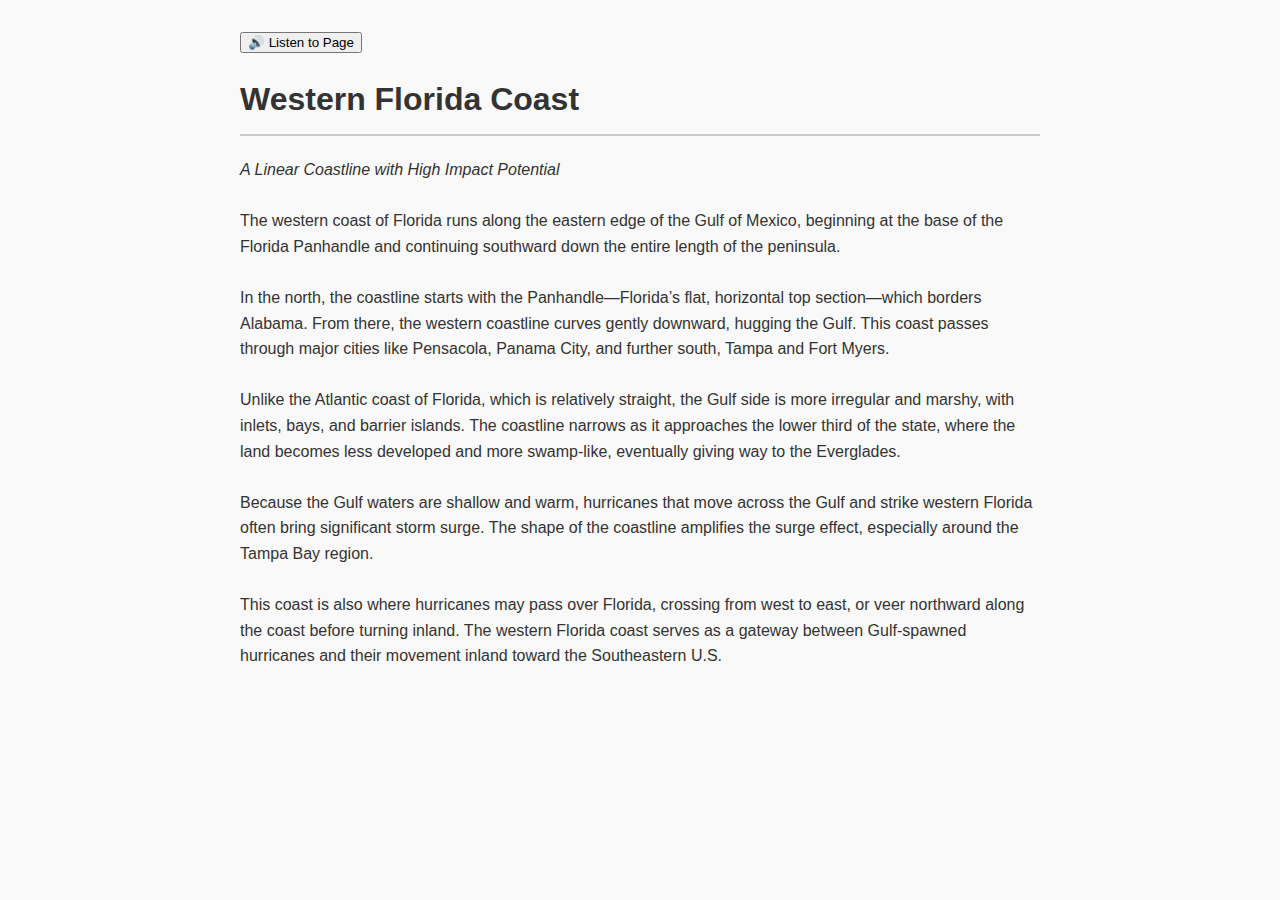
<file: wikimaps/western-florida-coast.html>
<button onclick="speakPage()">🔊 Listen to Page</button>

<script>
function speakPage() {
  const content = document.body.innerText;
  const utterance = new SpeechSynthesisUtterance(content);
  speechSynthesis.speak(utterance);
}
</script>


<!DOCTYPE html>
<html lang="en">
<head>
  <meta charset="UTF-8">
  <meta name="viewport" content="width=device-width, initial-scale=1.0">
  <title>Wiki Map: Western Florida Coast</title>
  <style>
    body {
      font-family: sans-serif;
      max-width: 800px;
      margin: auto;
      padding: 2rem;
      background-color: #f9f9f9;
      color: #333;
      line-height: 1.6;
    }
    h1 {
      border-bottom: 2px solid #ccc;
      padding-bottom: 0.5rem;
    }
  </style>
</head>
<body>
  <h1>Western Florida Coast</h1>
  <p>
    <i>A Linear Coastline with High Impact Potential</i>

    <br><br>The western coast of Florida runs along the eastern edge of the Gulf of Mexico, beginning at the base of the Florida Panhandle and continuing southward down the entire length of the peninsula.

    <br><br>In the north, the coastline starts with the Panhandle—Florida’s flat, horizontal top section—which borders Alabama. From there, the western coastline curves gently downward, hugging the Gulf. This coast passes through major cities like Pensacola, Panama City, and further south, Tampa and Fort Myers.

    <br><br>Unlike the Atlantic coast of Florida, which is relatively straight, the Gulf side is more irregular and marshy, with inlets, bays, and barrier islands. The coastline narrows as it approaches the lower third of the state, where the land becomes less developed and more swamp-like, eventually giving way to the Everglades.

    <br><br>Because the Gulf waters are shallow and warm, hurricanes that move across the Gulf and strike western Florida often bring significant storm surge. The shape of the coastline amplifies the surge effect, especially around the Tampa Bay region.

    <br><br>This coast is also where hurricanes may pass over Florida, crossing from west to east, or veer northward along the coast before turning inland. The western Florida coast serves as a gateway between Gulf-spawned hurricanes and their movement inland toward the Southeastern U.S.

  </p>
</body>
</html>
</file>
<file: styles.css>
#map-container {
    height: 100%;
    min-width: 320px;
    max-width: 100%;
    margin: 0 auto;
}

html, body {
    height: 100%;
    margin: 0;
    overflow: hidden; /* optional: prevents scrollbars from jumping around */
    font-family: Inter;
  }
  

.loading {
    margin-top: 10em;
    text-align: center;
    color: gray;
}


.corner-button {
    position: absolute;
    width: 50px; 
    height: 50px;
    top: 10px;
    right: 10px;
    font-size: 1.5em;
    background-color: rgba(0, 0, 0, 0.75);/*blue;*/
    border: none;
    outline: none;
    color: white;
    padding: 10px;
    border-radius: 50%;
    box-shadow: 2px 2px 4px rgba(0, 0, 0, 0.2);
    z-index: 10;

}

.highcharts-button-symbol {
    fill: white !important;
  }
  
  .popup {
    display: none;
    position: absolute;
    background: rgba(0, 0, 0, 0.75);
    color: white;
    padding: 1em;
    border-radius: 8px;
    z-index: 999;
    width: 250px; 
}

.popup-content {
    margin-top: 30px;
}

.close-popup {
    background: none;
    border: none;
    color: white;
    font-size: 1.2em;
    position: absolute;
    top: 10px;
    right: 10px;
    cursor: pointer;
}

.layer-popup {
    display: none;
    position: absolute;  /* Overlay on top of the map */
    bottom: 10px;        /* Position from the bottom-left corner */
    right: 10px;         /* Position from the right */
    background: rgba(0, 0, 0, 0.85);
    color: white;
    align-items: center;
    padding: 0.2em 1em;
    border-radius: 8px;
    z-index: 999;        /* Ensure it overlays on top */
    width: 280px;
    max-height: 80vh;
    overflow-y: auto;
    box-sizing: border-box;
  }

  /* Container for the legend items; they can wrap if needed */
.legend-container {
    display: flex;
    flex-wrap: wrap;
    gap: 10px; /* Adjusts space between legend items */
    justify-content: center;
    /* font-size: 14px; */
  }
  
  /* Each individual legend item: symbol next to text */
  .legend-item {
    display: flex;
    align-items: center;
    gap: 4px;  /* Space between the shape and the label */
    white-space: nowrap; /* Prevent wrapping within this item */
  }
  

/* Style for all legend symbols in the forecast path popup */
#popup-path span.symbol {
  display: inline-block;
  width: 24px;         /* fixed container width */
  height: 24px;        /* fixed container height */
  text-align: center;  /* center horizontally */
  line-height: 24px;   /* center vertically */
  font-size: 20px;     /* base font size */
  -webkit-text-stroke: 1px white;
}

#popup-path span.triangle {
  transform: scale(0.8);  
}

#popup-path span.pentagon {
  transform: scale(0.8);   
}

#popup-path span.circle{
  transform: scale(1.5);
}
#popup-path span.square{
    transform: scale(1.7);
  }

  /* Remove the big default bottom margin from the h3 */
#popup-path h3 {
    margin: 0;
    padding: 2px 2px;       /* you can tweak the vertical padding as desired */
    font-size: 1em;          /* adjust size if needed */
  }
  
  /* Glossary popup container */
#glossary-popup {
    position: fixed;      /* Fixed relative to the viewport */
    bottom: 10px;         /* Constant distance from the bottom */
    left: 10px;           /* Constant distance from the left */
    max-height: 370px;    /* Total height of the popup */
    max-width: 400px;     /* Allow it to extend to the right */
    background: rgba(0, 0, 0, 0.75);
    color: white;
    border-radius: 8px;
    z-index: 999;
    overflow: hidden;     /* Prevent the header from scrolling */
  }
  
  /* Glossary header that always stays visible */
  #glossary-header {
    padding: 0px;
    background: rgba(0, 0, 0, 0); /* Same as popup for consistency, or adjust as needed */
    border-bottom: 1px solid #ccc;
  }
  
  /* Scrollable content container */
  #glossary-content-container {
    height: calc(370px - 30px); /* For example, if your header is ~50px tall */
    overflow-y: scroll;         /* Always show (or at least reserve space for) the scrollbar */
    padding: 0px;
    padding-bottom: 20px;
    box-sizing: border-box;
  }
  
  #glossary-notification {
    position: absolute;
    top: 0px;
    right: 0px;
    background-color: red;
    border-radius: 50%;
    width: 15px;
    height: 15px;
    display: none; /* hidden by default */
  }
  
  
.pulse-marker {
width: 16px;
height: 16px;
background: #0384fc;
border-radius: 50%;
border: 2px solid white; /* White border */
position: absolute;
transform: translate(-50%, -50%);
animation: pulse 1.5s infinite;
z-index: 10;
}

@keyframes pulse {
0% {
    box-shadow: 0 0 0 0 rgba(3, 132, 252, 0.4);
}
70% {
    box-shadow: 0 0 0 15px rgba(3, 132, 252, 0);
}
100% {
    box-shadow: 0 0 0 0 rgba(3, 132, 252, 0);
}
}

#message {
    font-size: 12px; /* Change 18px to the desired size */
  }
</file>
